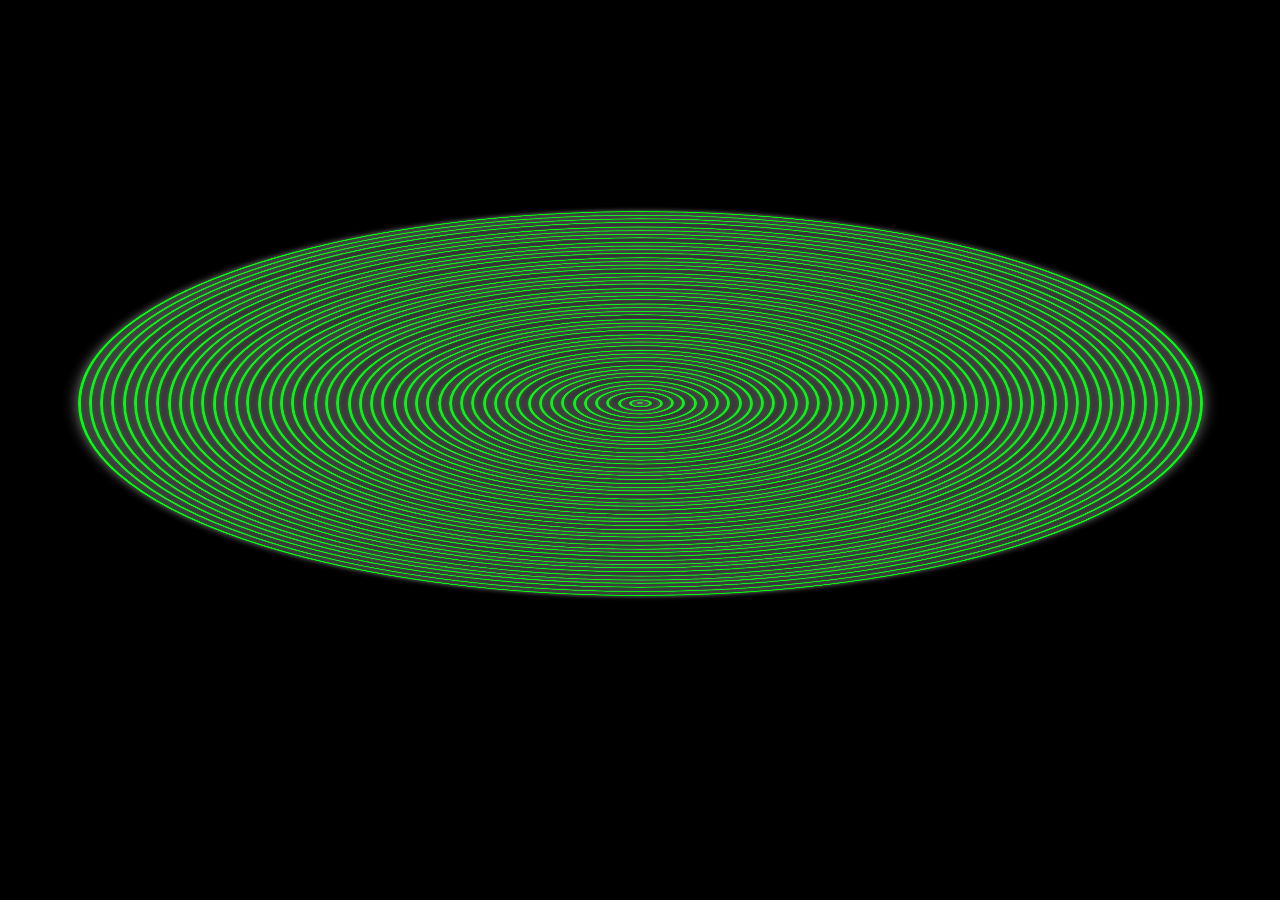
<file: circle_dance/index.html>
<!DOCTYPE html>
<html lang="en">
<head>
    <link rel="stylesheet" href="cow1.css">
</head>
<body>
    <div class="container"></div>
        <div class="circle" style="--i:0;"></div>
        <div class="circle" style="--i:1;"></div>
        <div class="circle" style="--i:2;"></div>
        <div class="circle" style="--i:3;"></div>
        <div class="circle" style="--i:4;"></div>
        <div class="circle" style="--i:5;"></div>
        <div class="circle" style="--i:6;"></div>
        <div class="circle" style="--i:7;"></div>
        <div class="circle" style="--i:8;"></div>
        <div class="circle" style="--i:9;"></div>
        <div class="circle" style="--i:10;"></div>
        <div class="circle" style="--i:11;"></div>
        <div class="circle" style="--i:12"></div>
        <div class="circle" style="--i:13;"></div>
        <div class="circle" style="--i:14;"></div>
        <div class="circle" style="--i:15;"></div>
        <div class="circle" style="--i:16;"></div>
        <div class="circle" style="--i:17;"></div>
        <div class="circle" style="--i:18;"></div>
        <div class="circle" style="--i:19;"></div>
        <div class="circle" style="--i:20;"></div>
        <div class="circle" style="--i:21;"></div>
        <div class="circle" style="--i:22;"></div>
        <div class="circle" style="--i:23;"></div>
        <div class="circle" style="--i:24;"></div>
        <div class="circle" style="--i:25;"></div>
        <div class="circle" style="--i:26;"></div>
        <div class="circle" style="--i:27;"></div>
        <div class="circle" style="--i:28;"></div>
        <div class="circle" style="--i:29;"></div>
        <div class="circle" style="--i:30;"></div>
        <div class="circle" style="--i:31;"></div>
        <div class="circle" style="--i:32;"></div>
        <div class="circle" style="--i:33;"></div>
        <div class="circle" style="--i:34;"></div>
        <div class="circle" style="--i:35;"></div>
        <div class="circle" style="--i:36;"></div>
        <div class="circle" style="--i:37;"></div>
        <div class="circle" style="--i:38;"></div>
        <div class="circle" style="--i:39;"></div>
        <div class="circle" style="--i:40;"></div>
        <div class="circle" style="--i:41;"></div>
        <div class="circle" style="--i:42;"></div>
        <div class="circle" style="--i:43;"></div>
        <div class="circle" style="--i:44;"></div>
        <div class="circle" style="--i:45;"></div>
        <div class="circle" style="--i:46;"></div>
        <div class="circle" style="--i:47;"></div>
        <div class="circle" style="--i:48;"></div>
        <div class="circle" style="--i:49;"></div>
        <div class="circle" style="--i:50;"></div>
    <div>
</body>
</html>
</file>
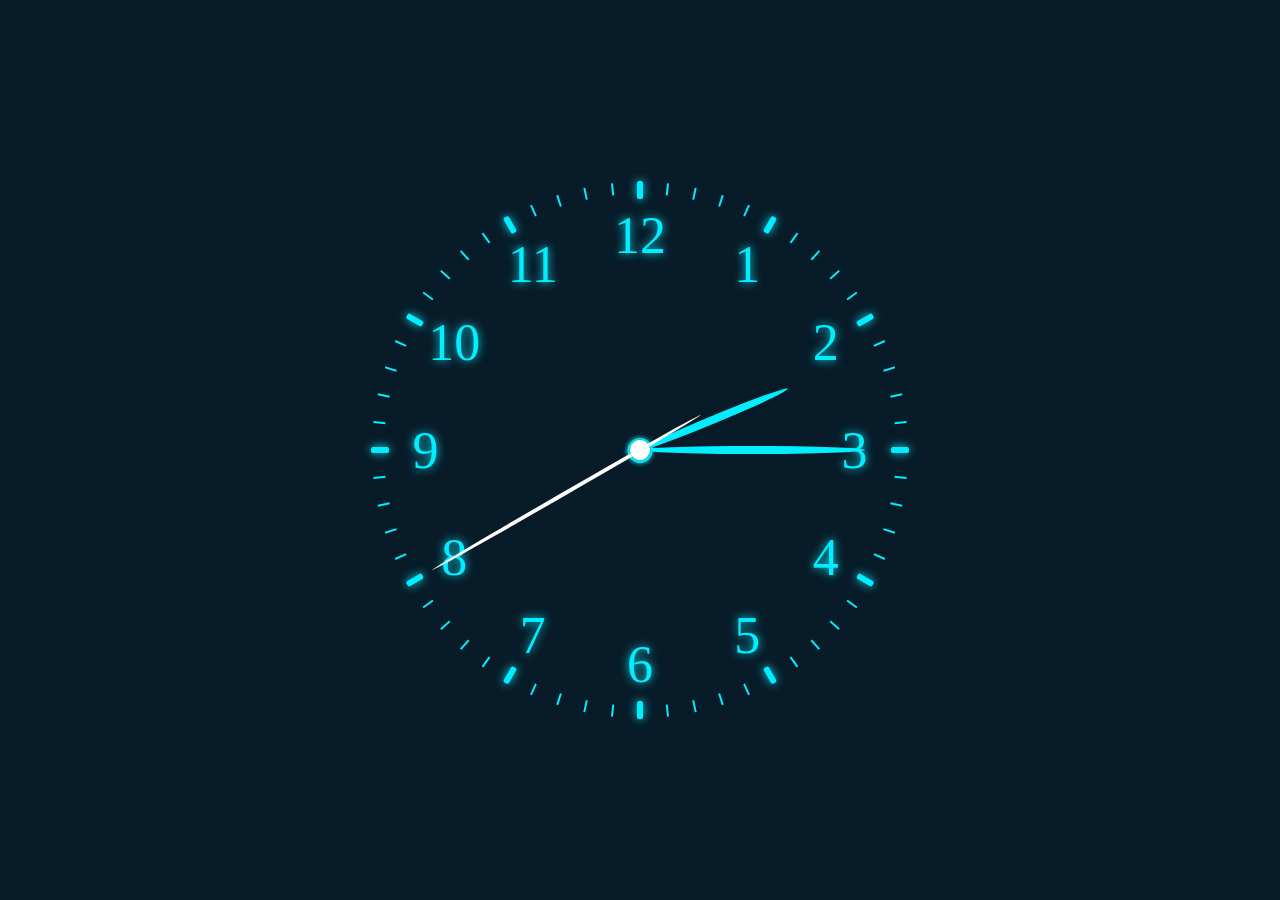
<file: Clock/index.html>
<!DOCTYPE html>
<html lang="en">
<head>
    <meta charset="UTF-8">
    <meta http-equvi="X-UA-Compatible" content="IE=edge">
    <meta name="viewport" content="width=device-width, initial-scale=1.0">
    <title>Analog Clock</title>
    <link rel="stylesheet" href="cow4.css">
</head>
<body>
    
    <div class="wrapper">
        <div class="bar-seconds"></div>
        <div class="number-hours"></div>
        
        <div class="hands-box">
            <div class="hand hours"><i></i></div>
            <div class="hand minutes"><i></i></div>
            <div class="hand seconds"><i></i></div>
        </div>
    </div>



    <script src="lava.js"></script>
</body>
</html>
</file>
<file: circle_dance/cow1.css>
*{
    margin: 0;
    padding: 0;
    box-sizing: border-box;
} 
body{
    display: flex;
    justify-content: center;
    align-items: center;
    height: 100vh;
    background: #000;
    overflow: hidden;
}
.container {
    position: absolute;
    top: 20%;
    height: 90%;
    display: flex;
    justify-content: center;
    align-items: center;
}
.circle {
    position: absolute;
    background: transparent;
    width: calc(var(--i) * 2.5vmin);
    aspect-ratio: 1;
    border-radius: 50%;
    border: 3px solid rgb(0, 255, 13);
    transform-style: preserve-3d;
    transform: rotateX(70deg) translatez(50px);
    animation: animate 3s ease-in-out calc(var(--i) * 0.08s) infinite;
    box-shadow: 0 0 15px rgb(124, 124, 124), inset 0 0 15px rgb(124, 124, 124);
}

@keyframes animate {
    0%,
    100% {
        transform: rotateX(70deg) translateZ(50px) translateY(0);
        filter: hue-rotate(0);
    }
    50% {
        transform: rotateX(70deg) translateZ(50px) translateY(-50vmin);
        filter: hue-rotate(360deg);
    }
}
</file>
<file: Clock/cow4.css>
* {
    margin: 0;
    padding: 0;
    box-sizing: border-box;
}

 body {
    display: flex;
    justify-content: center;
    align-items: center;
    min-height: 100vh;
    background: #081b29;
    overflow: hidden;
 }

.wrapper {
    position: relative;
    width: 500px;
    height: 500px;
    border-radius: 50%;
    display: flex;
    justify-content: center;
    align-items: center;
    animation: colorful 15s linear infinite;
}

@keyframes colorful {
    100%{
        filter: hue-rotate(360deg);
    }
}

.bar-seconds,
.number-hours {
    position: absolute;
    width: 500px;
    height: 500px;
    border-radius: 50%;
}

.bar-seconds span {
    position: absolute;
    /* 360deg / 60 = 6 */
    transform: rotate(calc(var(--index) * 6deg));
    inset: -20px;
    text-align: center;
}

.bar-seconds span p {
    display: inline-block;
    width: 2px;
    height: 12px;
    background: #0ef;
}

/* 5n = every multiple of 5 */
.bar-seconds span:nth-child(5n) p {
    width: 6px;
    height: 18px;
    transform: translateY(1px);
    border-radius: 2px;
    box-shadow: 0 0 10px #0ef;
}

.number-hours span {
    position: absolute;
    /* justification for the 30degh angle is such that 360/12 = 30 */
    transform: rotate(calc(var(--index) * 30deg));
    inset: 6px;
    text-align: center;
}

.number-hours p {
    font-size: 52px;
    color: #0ef;
    text-shadow:  0 0 10px #0ef;
    transform: rotate(calc(var(--index) * -30deg));
}

.hands-box {
    position: relative;
    display: flex;
    justify-content: center;
    align-items: center;
}

.hands-box .hand {
    position: absolute;
    border-radius: 50%;
    display: flex;
    justify-content: center;
}

.hands-box .hand i {
    display: inline-block;
    transform-origin: bottom;
    border-radius: 50%;
}

.hands-box .hours {
    width: 320px;
    height: 320px;
}

.hands-box .hours i {
    width: 8px;
    /* half of the parent height */
    height: 160px;
    background: #0ef;
}

.hands-box .minutes {
    width: 450px;
    height: 450px;
}

/* center dot bottom */
.hands-box .minutes::before {
    content: '';
    position: absolute;
    top: 50%;
    transform: translateY(-50%);
    width: 25px;
    height: 25px;
    background: #0ef;
    border-radius: 50%;
    box-shadow: 0 0 5px #0ef;
}

.hands-box .minutes i {
    width: 8px;
    /* half of the parent height */
    height: 225px;
    background: #0ef;
}

.hands-box .seconds {
    width: 480px;
    height: 480px;
}

/* center dot top */
.hands-box .seconds::before {
    content: '';
    position: absolute;
    top: 50%;
    transform: translateY(-50%);
    width: 20px;
    height: 20px;
    background: #fff;
    border-radius: 50%;
    box-shadow: 0 0 2px rgba(0, 0, 0, .5);
}

.hands-box .seconds i {
    width: 4px;
    /* half of the parent height */
    height: calc(240px + 70px);
    background: white;
    box-shadow: none;
}
</file>
